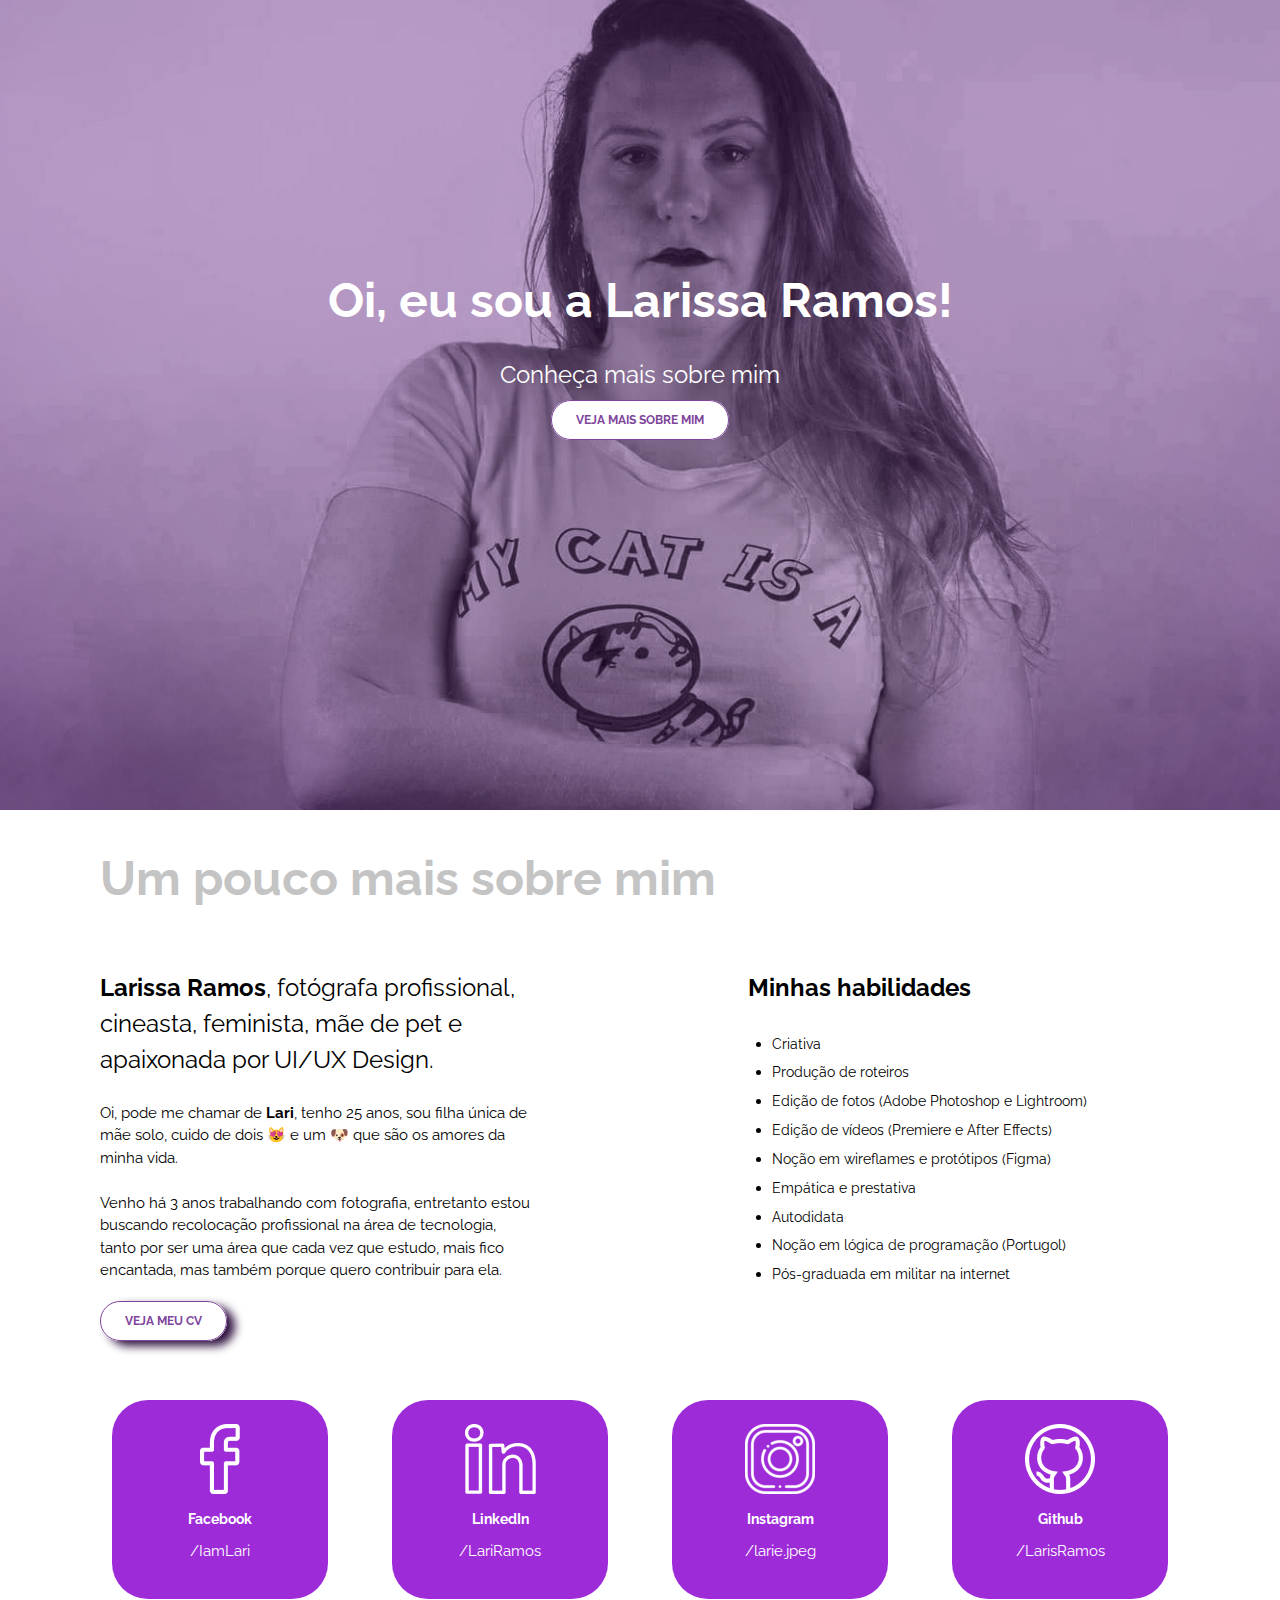
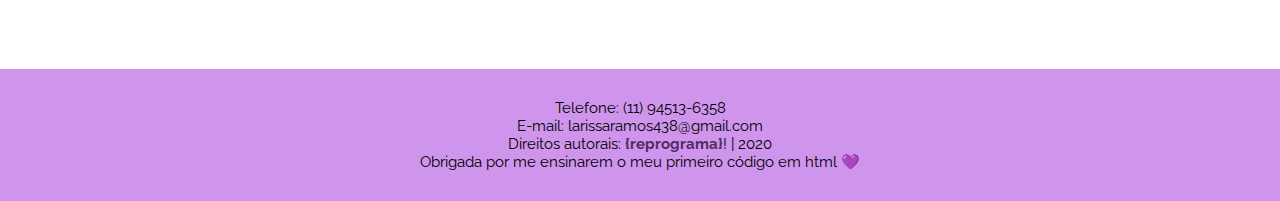
<file: workshop-reprograma/index.html>
<!DOCTYPE html>
<html lang="pt-br">
<head>
    <meta charset="UTF-8">
    <meta name="viewport" content="width=device-width, initial-scale=1.0">
    <link href="https://fonts.googleapis.com/css2?family=Raleway:wght@300;400;700&display=swap" rel="stylesheet">
    <link rel="stylesheet" href="./css/style.css">
    <title>Larissa Ramos</title>
</head>
<body>
    <!--HEADDER BANNER-->
    <div class="banner">
        <div class="container">
            <h1 class="banner__titulo">Oi, eu sou a Larissa Ramos!</h1>
            <p class="banner__subtitulo">Conheça mais sobre mim</p>
            <a class="btn" target="_blank" href="https://www.linkedin.com/in/lariramos/">Veja mais sobre mim</a>
        </div>
    </div>

      <!-- SEÇÃO SOBRE -->
    <div class="container">

        <h2 class="sobre__titulo">Um pouco mais sobre mim</h2>

        <div class="sobre-pai">

            <div class="sobre__filho-descricao">
                <p class="sobre__filho-descricao__destaque"><strong>Larissa Ramos</strong>, fotógrafa profissional, cineasta, feminista, mãe de pet e apaixonada por UI/UX Design.</p>
                <p class="sobre__filho-descricao__regular">Oi, pode me chamar de <strong>Lari</strong>, tenho 25 anos, sou filha única de mãe solo, cuido de dois &#128571 e um &#128054 que são os amores da minha vida.<br /> <br />
                    Venho há 3 anos trabalhando com fotografia, entretanto estou buscando recolocação profissional na área de tecnologia, tanto por ser uma área que cada vez que estudo, mais fico encantada, mas também porque quero contribuir para ela.</p>
                    <a class="btn__com-sombra" href="https://www.linkedin.com/in/lariramos/" target="_blank">Veja meu CV</a>
            </div>

            <div class="sobre__filho-habilidades">
                <h3 class="sobre__filho-habilidades__titulo">Minhas habilidades</h3>
                <ul class="sobre__filho-habilidades__lista">
                    <li>Criativa</li>
                    <li>Produção de roteiros</li>
                    <li>Edição de fotos (Adobe Photoshop e Lightroom)</li>
                    <li>Edição de vídeos (Premiere e After Effects)</li>
                    <li>Noção em wireflames e protótipos (Figma)</li>
                    <li>Empática e prestativa</li>
                    <li>Autodidata</li>
                    <li>Noção em lógica de programação (Portugol)</li>
                    <li>Pós-graduada em militar na internet</li> 
                </ul>
            </div>
            
        </div>

    </div>

     <!-- SEÇÃO REDES SOCIAIS -->
     <div class="container">
        <div class="redes-sociais">
            <a class="redes-sociais__link" href="https://www.facebook.com/iamlari" target="_blank">
                <img class="redes-sociais__img" src="./imagens/facebook.png" alt="Imagem do ícone do Facebook">
                <h3 class="redes-sociais__titulo">Facebook</h3>
                <p class="redes-sociais__usuario">/IamLari</p>
            </a>
            <a class="redes-sociais__link" href="https://www.linkedin.com/in/lariramos/" target="_blank">
                <img class="redes-sociais__img" src="./imagens/in.png" alt="Imagem do ícone do LinkeIn">
                <h3 class="redes-sociais__titulo">LinkedIn</h3>
                <p class="redes-sociais__usuario">/LariRamos</p>
            </a>
            <a class="redes-sociais__link" href="https://www.instagram.com/larie.jpeg/" target="_blank">
                <img class="redes-sociais__img" src="./imagens/logo-instagram-branco-pequeno.png" alt="Imagem do ícone do Instagram">
                <h3 class="redes-sociais__titulo">Instagram</h3>
                <p class="redes-sociais__usuario">/larie.jpeg</p>
            </a>
            <a class="redes-sociais__link" href="https://github.com/larisramos" target="_blank">
                <img class="redes-sociais__img" src="./imagens/github.png" alt="Imagem do ícone do Github">
                <h3 class="redes-sociais__titulo">Github</h3>
                <p class="redes-sociais__usuario">/LarisRamos</p>
            </a>
        </div>
    </div>

    
    <!--RODAPE-->
    <div>
        <div class="rodape">
            <p>Telefone: (11) 94513-6358<br /> 
            E-mail: larissaramos438@gmail.com<br />
            Direitos autorais: <span class="rodape__texto-span"> {reprograma}</span>! | 2020<br />
            Obrigada por me ensinarem o meu primeiro código em html &#x1F49C </p>
            
        </div>
    </div>



</body>

</html>
</file>
<file: workshop-reprograma/css/style.css>
/* Geral */
* {
    box-sizing: border-box;
}

html {
    font-size: 12px;
}

body {
    margin: 0;
    padding: 0;
    font-family: 'Raleway', sans-serif;
}

/* Fontes */

p {
    font-size: 15px;
}

.banner__titulo {
    font-size: 4rem;
}

.banner__subtitulo {
    font-size: 2rem;
}

a {
    text-decoration: none;
}

.sobre__titulo {
    font-size: 4rem;
    color: #C4C4C4;
}

/* Layout */

/* Botao */

.btn {
    background-color: white;
    text-transform: uppercase;
    padding: 1rem 2rem;
    border-radius: 3rem;
    font-weight: 700;
    color: #7E459B;
    border: solid 1px #7E459B;
}

.btn:hover {
    background-color: #e6229a;
    color: white;

    box-shadow: 5px 8px 8px #30123f;
   -webkit-box-shadow: 5px 8px 8px #30123f;
   -moz-box-shadow: 5px 8px 8px #30123f;
}

.btn__com-sombra {
    background-color: white;
    text-transform: uppercase;
    padding: 1rem 2rem;
    border-radius: 3rem;
    font-weight: 700;
    color: #7E459B;
    border: solid 1px #7E459B;

     
   box-shadow: 8px 5px 10px #30123f;
   -webkit-box-shadow: 8px 5px 10px #30123f;
   -moz-box-shadow: 8px 5px 10px #30123f;

}

.btn__com-sombra:hover {
    background-color: #e6229a;
    color: white;
}

/* Banner */

.banner {   
   background-image: url(../imagens/larissa-filtroroxo.jpg);
   background-position: center;
   background-repeat: no-repeat;
   background-size: 220vh;
   height: 90vh;  
   text-align: center; 
   padding-top: 20rem; 
   color: white;
}

.container {
    max-width: 1080px;
    margin: 0 auto;
    margin-top: 20px;
    /* background-color: tomato; */
}

/* Seção sobre */

.sobre-pai {
    display: flex;
    justify-content: space-between;
}

.sobre__filho-descricao, 
.sobre__filho-habilidades {
    width: 40%;
    line-height: 1.5;
}

.sobre__filho-descricao__destaque,
.sobre__filho-habilidades__titulo {
    font-size: 2rem;
}

.sobre__filho-habilidades__lista {
    padding-left: 2rem;
    line-height: 2;
    font-size: 1.2rem;
}

.sobre__filho-descricao__regular {
    margin-bottom: 30px;
}

/* Seção Redes Sociais */
.redes-sociais {
    display: flex;
    justify-content: space-between;
    margin: 70px 0;
    flex-wrap: wrap;
    /* background-color: yellow; */
}

.redes-sociais__link {
    background-color: #9e2bd8;
    width: 20%;
    padding: 2rem 0;
    margin: 0 1rem;
    text-align: center;
    color: white;
    border-radius: 3rem;
}

.redes-sociais__link:hover {
    background-color: #e6229a ;
    color: white;

}

.rodape {
    display: flex;
    text-align: center;
    background-size: 220vh;
    justify-content: center;
    padding: 15px;
    background-color: #cf95ec ;
   
}

.rodape__texto-span {
    color: #502b62;
    font-weight: 700;
    /* font-family: monospace; */
}

/*Media Queries*/
/*TABLET*/
@media (max-width: 1024px) {
    html {
        font-size: 8px;
    }

    .container {
        max-width: 960px;
        padding: 4rem;
    }
}

@media (max-width: 425px) {
    .sobre__titulo {
        text-align: center;
    }

    .sobre-pai {
        flex-direction: column;
    }

    .sobre__filho-descricao, 
    .sobre__filho-habilidades {
        width: 80%;
        margin: 0 auto;
    }

    .sobre__filho-habilidades__lista {
        font-size: 1.8rem;
    }

    .redes-sociais {
        flex-direction: column;
        align-items: center;
        /* margin: 0 auto; */
        margin: -35px 0;
        padding: 0;
    }

    .redes-sociais__link {
        width: 50%;
        margin: 1rem 0;
        /* margin: 0 auto; */
    }

    .rodape {
        margin-top: 30px;
    }


}
</file>
